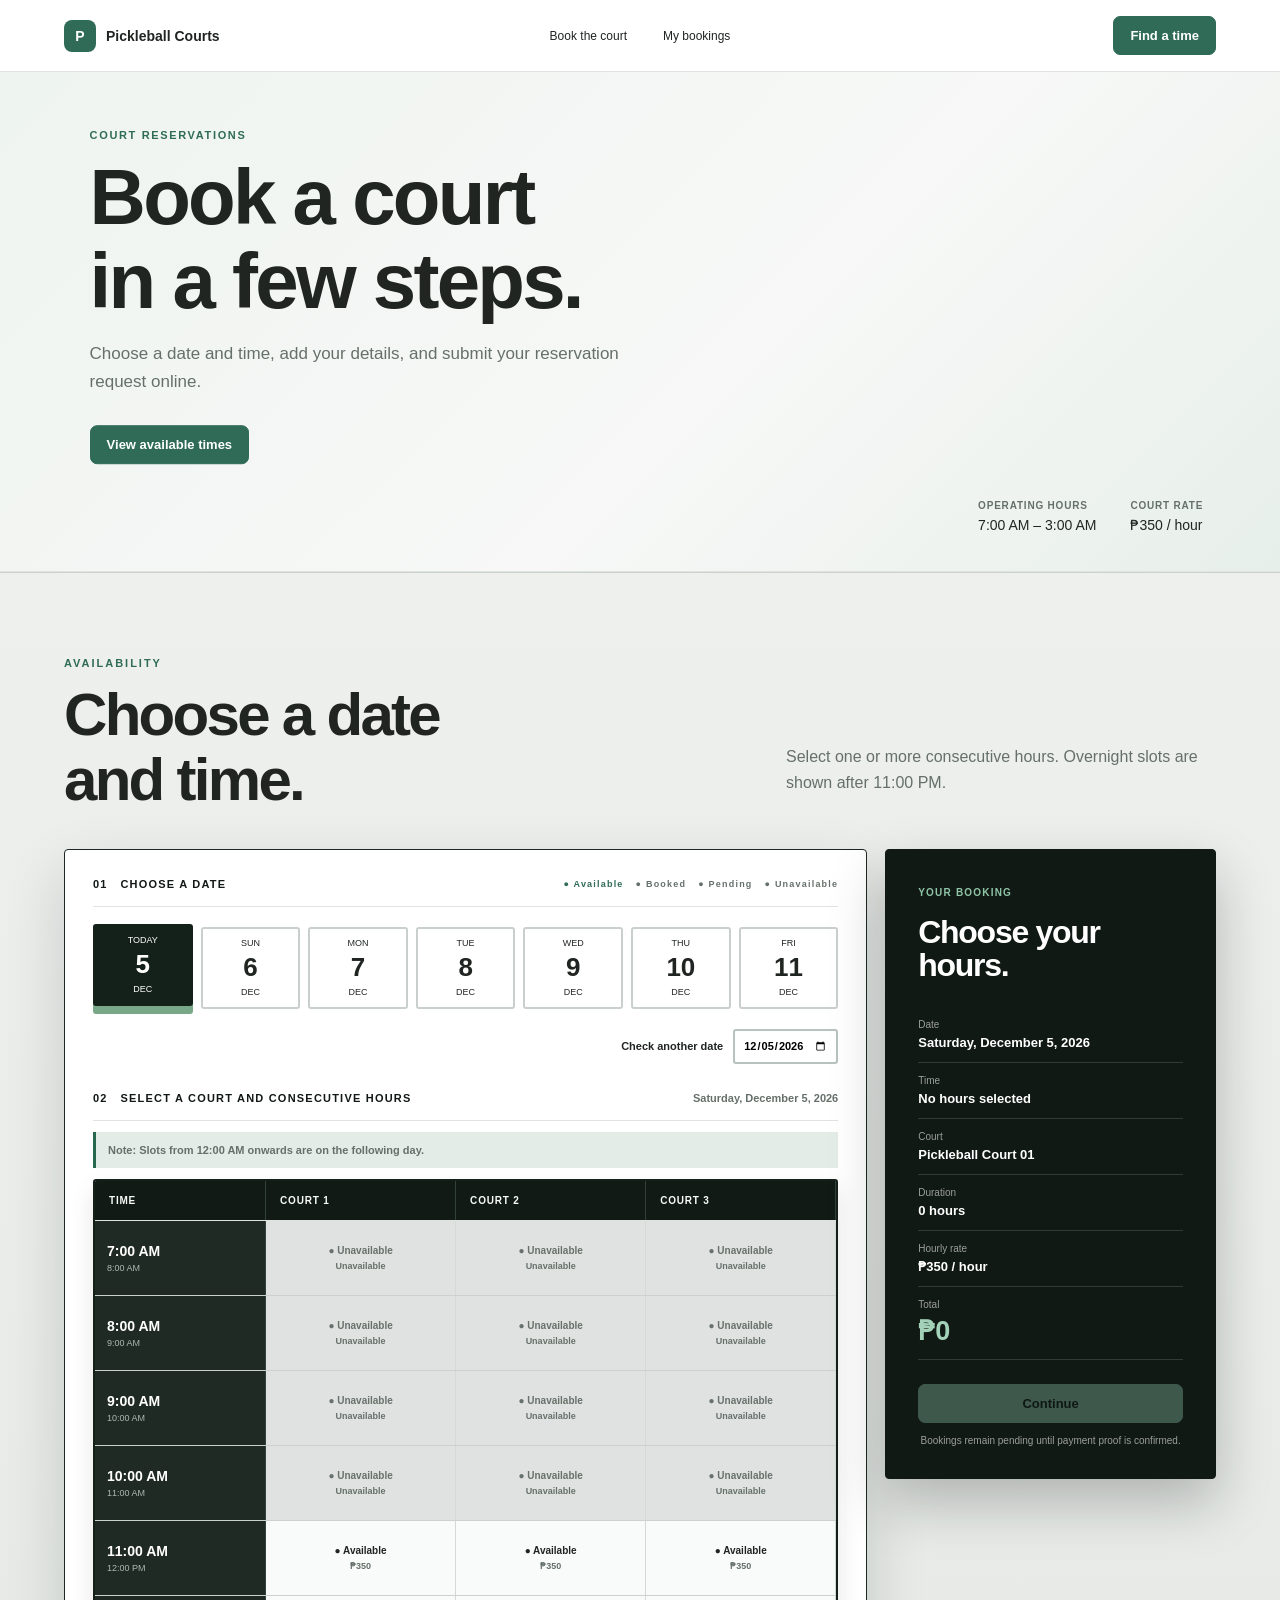
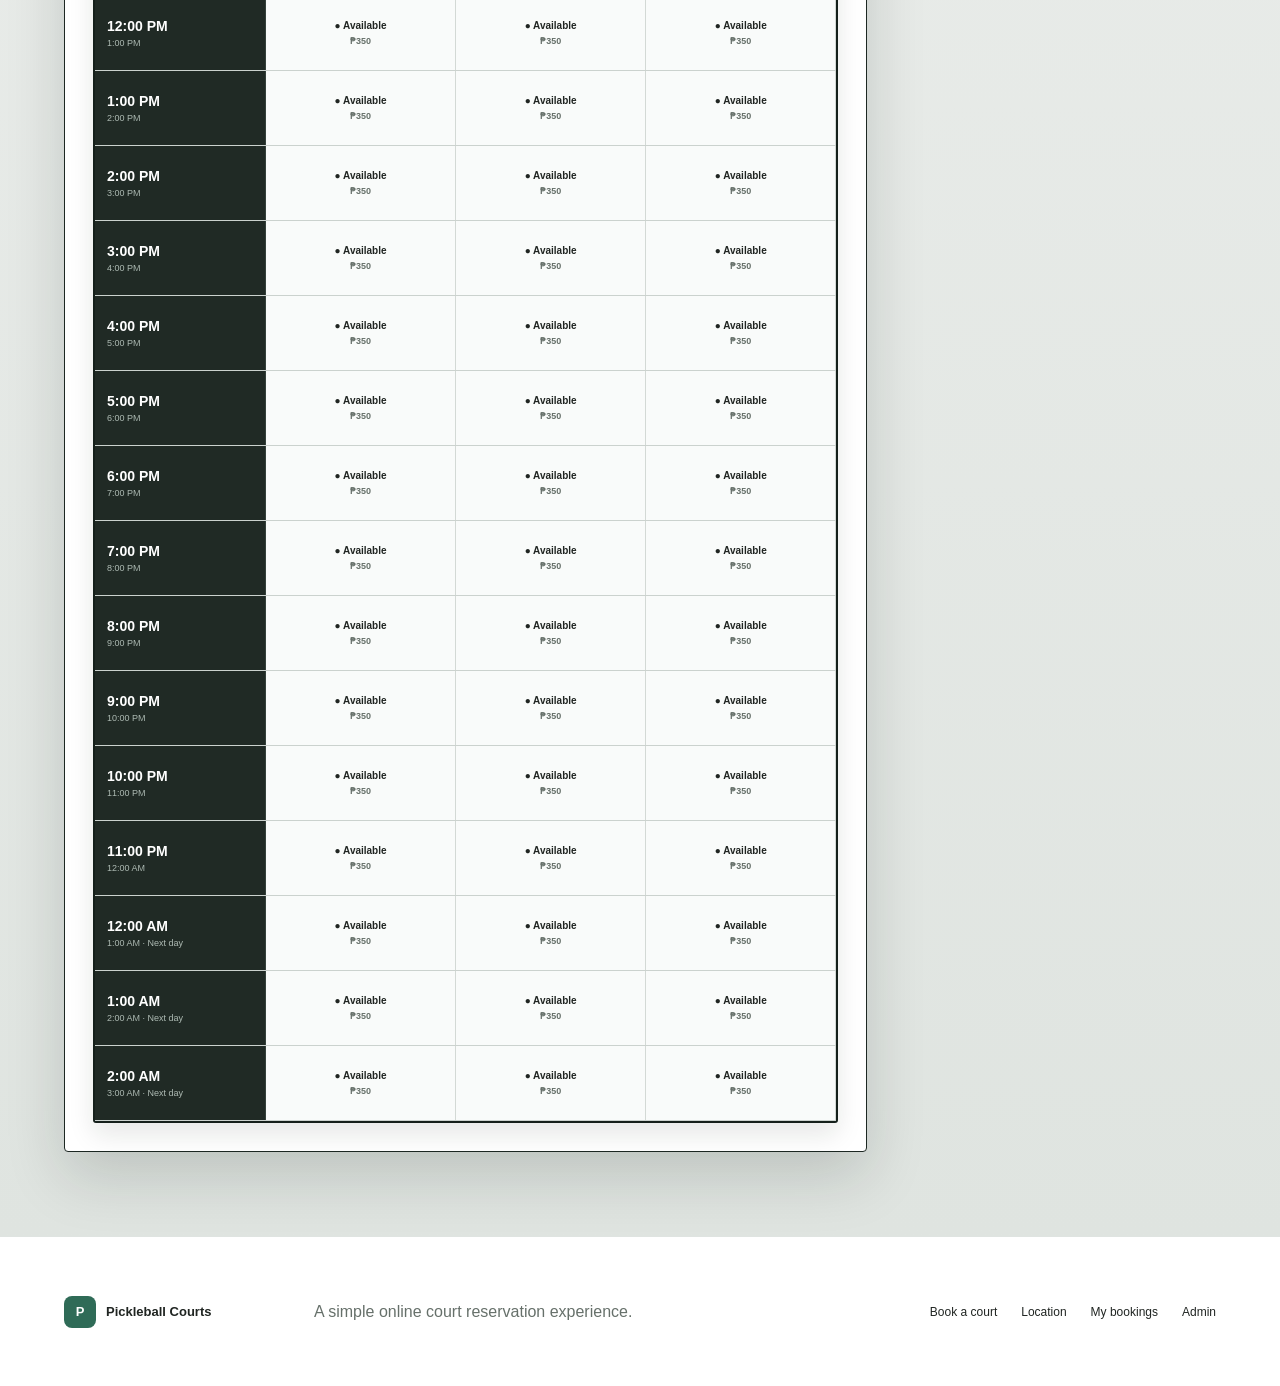
<file: index.html>
<!doctype html>
<html lang="en">
<head>
  <meta charset="UTF-8">
  <meta name="viewport" content="width=device-width, initial-scale=1">
  <meta name="description" content="Pickleball court booking demo">
  <title>Pickleball Court Booking</title>
  <link rel="stylesheet" href="styles.css">
</head>
<body>
  <header class="site-header">
    <a class="brand" href="#top"><span class="brand-mark">P</span><span>Pickleball Courts</span></a>
    <nav><button data-scroll="reserve">Book the court</button><button id="show-bookings">My bookings</button></nav>
    <button class="lime-button" data-scroll="reserve">Find a time</button>
  </header>

  <main id="top">
    <section class="hero">
      <div class="hero-copy">
        <span class="eyebrow">COURT RESERVATIONS</span>
        <h1>Book a court<br>in a few steps.</h1>
        <p>Choose a date and time, add your details, and submit your reservation request online.</p>
        <button class="lime-button" data-scroll="reserve">View available times</button>
      </div>
      <div class="hero-facts"><span><b>OPERATING HOURS</b>7:00 AM – 3:00 AM</span><span><b>COURT RATE</b><i id="hero-rate">₱350 / hour</i></span></div>
    </section>

    <section class="booking-section" id="reserve">
      <div class="section-intro"><div><span class="eyebrow dark">AVAILABILITY</span><h2>Choose a date<br>and time.</h2></div><p>Select one or more consecutive hours. Overnight slots are shown after 11:00 PM.</p></div>
      <div class="booking-layout">
        <section class="availability-panel">
          <div class="panel-head"><strong>01 &nbsp; CHOOSE A DATE</strong><div class="legend"><span>● Available</span><span>● Booked</span><span>● Pending</span><span>● Unavailable</span></div></div>
          <div class="date-row" id="date-row"></div>
          <div class="calendar-picker"><label>Check another date <input id="date-picker" type="date"></label></div>
          <div class="slot-heading"><strong>02 &nbsp; SELECT A COURT AND CONSECUTIVE HOURS</strong><span id="schedule-date"></span></div>
          <p class="next-day-note"><b>Note:</b> Slots from <b>12:00 AM onwards</b> are on the following day.</p>
          <div id="preserved-note" class="preserved-note hidden"></div>
          <div class="slot-grid" id="slot-grid"></div>
        </section>

        <aside class="summary-card">
          <span>YOUR BOOKING</span><h3 id="summary-title">Choose your hours.</h3>
          <dl>
            <div><dt>Date</dt><dd id="summary-date">—</dd></div>
            <div><dt>Time</dt><dd id="summary-time">No hours selected</dd></div>
            <div><dt>Court</dt><dd id="summary-court">Pickleball Court 01</dd></div>
            <div><dt>Duration</dt><dd id="summary-duration">0 hours</dd></div>
            <div><dt>Hourly rate</dt><dd id="summary-rate">₱350 / hour</dd></div>
            <div class="total"><dt>Total</dt><dd id="summary-total">₱0</dd></div>
          </dl>
          <button id="continue-booking" class="lime-button full" disabled>Continue</button>
          <small>Bookings remain pending until payment proof is confirmed.</small>
        </aside>
      </div>
    </section>

    <section class="my-bookings hidden" id="bookings">
      <span class="eyebrow dark">MANAGE MY BOOKING</span><h2>Find your reservation.</h2><p>Enter the 11-digit mobile number used when the booking was submitted.</p>
      <form id="lookup-form" class="lookup-card"><label>Mobile number<input id="lookup-mobile" type="tel" inputmode="numeric" maxlength="11" pattern="[0-9]{11}" placeholder="09171234567" required></label><button class="lime-button">Look up</button></form>
      <p id="lookup-message"></p><div id="lookup-results" class="booking-results"></div>
    </section>
  </main>

  <footer><a class="brand footer-brand" href="#top"><span class="brand-mark">P</span><span>Pickleball Courts</span></a><p>A simple online court reservation experience.</p><nav><button data-scroll="reserve">Book a court</button><a href="#top">Location</a><button id="footer-bookings">My bookings</button><a href="admin.html">Admin</a></nav></footer>

  <div class="modal-backdrop hidden" id="booking-modal">
    <section class="modal" role="dialog" aria-modal="true" aria-labelledby="modal-title">
      <button class="modal-close" id="close-modal" aria-label="Close">×</button>
      <div class="steps"><span id="step-1-label">1 Details</span><span id="step-2-label">2 Payment</span><span id="step-3-label">3 Received</span></div>
      <div id="checkout-content"></div>
    </section>
  </div>
  <script src="script.js"></script>
</body>
</html>
</file>
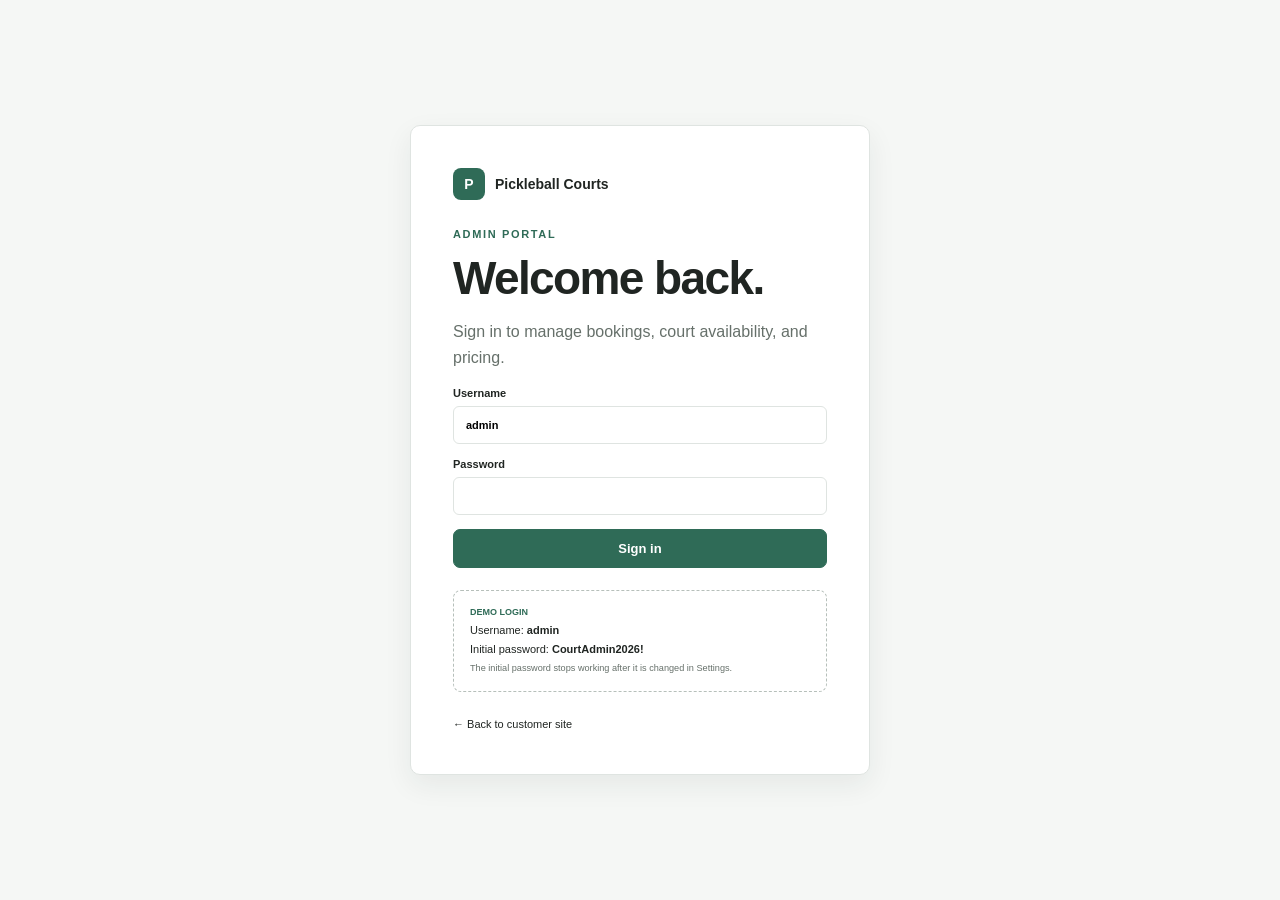
<file: admin.html>
<!doctype html>
<html lang="en">
<head>
  <meta charset="UTF-8"><meta name="viewport" content="width=device-width, initial-scale=1">
  <title>Pickleball Booking Admin</title><link rel="stylesheet" href="styles.css">
</head>
<body class="admin-body">
  <main id="admin-login" class="admin-login-shell">
    <section class="admin-login-card">
      <a class="brand" href="index.html"><span class="brand-mark">P</span><span>Pickleball Courts</span></a><span class="eyebrow dark">ADMIN PORTAL</span><h1>Welcome back.</h1><p>Sign in to manage bookings, court availability, and pricing.</p>
      <form id="login-form"><label>Username<input id="admin-username" value="admin" autocomplete="username" required></label><label>Password<input id="admin-password" type="password" autocomplete="current-password" required></label><p id="login-error" class="form-error hidden"></p><button class="lime-button full">Sign in</button></form>
      <aside class="demo-box"><b>DEMO LOGIN</b><span>Username: <strong>admin</strong></span><span>Initial password: <strong>CourtAdmin2026!</strong></span><small>The initial password stops working after it is changed in Settings.</small></aside>
      <a class="back-link" href="index.html">← Back to customer site</a>
    </section>
  </main>

  <main id="admin-app" class="admin-shell hidden">
    <aside class="admin-sidebar"><a class="brand" href="index.html"><span class="brand-mark">P</span><span>COURTS</span></a><nav id="admin-nav"></nav><div class="admin-user"><span>PA</span><div><b>Portal Admin</b><small>@admin</small></div></div></aside>
    <section class="admin-main"><header class="admin-topbar"><a href="index.html">← Customer site</a><button id="logout">Sign out</button></header><div id="admin-message" class="admin-message hidden"></div><div id="admin-content"></div></section>
  </main>
  <div class="modal-backdrop hidden" id="detail-modal"><section class="modal wide"><button class="modal-close" id="close-detail">×</button><div id="detail-content"></div></section></div>
  <script src="admin.js"></script>
</body>
</html>
</file>
<file: styles.css>
:root{--green:#2f6b57;--green-dark:#245343;--green-soft:#edf4f0;--ink:#202522;--muted:#66706a;--line:#dfe4e1;--surface:#fff;--bg:#f7f8f7;--danger:#a33c3c;--radius:10px;--shadow:0 10px 28px rgba(28,45,36,.07)}
*{box-sizing:border-box}html{scroll-behavior:smooth}body{margin:0;background:var(--bg);color:var(--ink);font-family:Inter,Arial,sans-serif}button,input,select{font:inherit}button,a{cursor:pointer}.hidden{display:none!important}
.site-header{position:sticky;top:0;z-index:30;height:72px;display:grid;grid-template-columns:1fr auto 1fr;align-items:center;padding:0 5vw;background:rgba(255,255,255,.96);border-bottom:1px solid var(--line)}
.brand{display:flex;align-items:center;gap:10px;color:var(--ink);font-size:14px;font-weight:700;text-decoration:none}.brand-mark{width:32px;height:32px;display:grid;place-items:center;border-radius:8px;background:var(--green);color:#fff;font-weight:700}.site-header nav{display:flex;gap:24px}.site-header nav button,.site-header .brand{border:0;background:none}.site-header nav button,footer nav>*{color:var(--ink);font-size:12px;border:0;background:none;text-decoration:none}.site-header>.lime-button{justify-self:end}
.lime-button{border:1px solid var(--green);border-radius:7px;background:var(--green);color:#fff;padding:11px 16px;font-size:13px;font-weight:650}.lime-button:hover{background:var(--green-dark)}.lime-button.full{width:100%}.lime-button:disabled{opacity:.45;cursor:not-allowed}
.hero{position:relative;min-height:620px;overflow:hidden;background:#30433a;color:#fff}.hero-photo{position:absolute;inset:0;width:100%;height:100%;object-fit:cover;object-position:center 35%;filter:saturate(.45) contrast(.92)}.hero-overlay{position:absolute;inset:0;background:linear-gradient(90deg,rgba(25,39,32,.78),rgba(25,39,32,.22)),linear-gradient(0deg,rgba(25,39,32,.34),transparent 55%)}.hero-copy{position:absolute;left:7vw;top:47%;transform:translateY(-50%);max-width:610px}.eyebrow{display:block;margin-bottom:14px;color:#dbe9e2;font-size:11px;letter-spacing:.15em;font-weight:700}.eyebrow.dark{color:var(--green)}.hero h1,.section-intro h2,.my-bookings h2,.admin-login-card h1,.admin-title h1{margin:0;font-weight:650;line-height:1.08;letter-spacing:-.035em}.hero h1{font-size:clamp(48px,6.5vw,78px)}.hero-copy p{max-width:520px;font-size:17px;line-height:1.65;color:rgba(255,255,255,.82)}.hero-copy .lime-button{margin-top:12px;background:#fff;border-color:#fff;color:var(--green-dark)}.hero-facts{position:absolute;right:6vw;bottom:38px;display:flex;gap:34px}.hero-facts span{display:grid;gap:6px;font-size:14px}.hero-facts b{font-size:10px;letter-spacing:.08em;color:rgba(255,255,255,.7)}.hero-facts i{font-style:normal}
.booking-section{padding:84px 5vw}.section-intro{display:flex;justify-content:space-between;align-items:end;gap:44px;margin-bottom:36px}.section-intro h2,.my-bookings h2{font-size:clamp(38px,5vw,60px)}.section-intro h2 em{font-style:normal;color:var(--green)}.section-intro>p{max-width:430px;color:var(--muted);line-height:1.65}.booking-layout{display:grid;grid-template-columns:minmax(0,1.7fr) minmax(300px,.7fr);gap:20px}.availability-panel,.summary-card,.lookup-card,.booking-ticket,.modal,.admin-login-card,.stat,.admin-panel,.admin-control{background:var(--surface);border:1px solid var(--line);border-radius:var(--radius);box-shadow:var(--shadow)}.availability-panel{padding:28px}.panel-head,.slot-heading{display:flex;align-items:center;justify-content:space-between;gap:20px;padding-bottom:16px;border-bottom:1px solid var(--line);font-size:11px;letter-spacing:.06em}.legend{display:flex;gap:12px;color:var(--muted);font-size:9px}.legend span:first-child{color:var(--green)}.date-row{display:grid;grid-template-columns:repeat(7,1fr);gap:8px;margin:20px 0}.date-card{min-height:82px;border:1px solid var(--line);border-radius:8px;background:#fff;color:var(--ink);display:grid;place-content:center;text-align:center}.date-card span,.date-card small{font-size:9px}.date-card strong{font-size:23px;margin:4px 0}.date-card.selected{background:var(--green);color:#fff;border-color:var(--green)}.calendar-picker{display:flex;justify-content:flex-end;margin-bottom:20px}.calendar-picker label{display:flex;align-items:center;gap:10px;font-size:11px;font-weight:650}.calendar-picker input{border:1px solid var(--line);border-radius:6px;padding:8px}.slot-heading{padding-top:8px}.slot-heading span{color:var(--muted);letter-spacing:0}.next-day-note,.preserved-note{padding:10px 12px;border-left:3px solid var(--green);background:var(--green-soft);color:var(--muted);font-size:11px;line-height:1.5}.slot-grid{border:1px solid var(--line);border-bottom:0;border-radius:8px;overflow:hidden}.slot-row{width:100%;min-height:60px;display:grid;grid-template-columns:1.1fr .8fr 80px;align-items:center;border:0;border-bottom:1px solid var(--line);padding:8px 16px;background:#fff;color:var(--ink);text-align:left}.slot-row.available:hover,.slot-row.selected{background:var(--green-soft);box-shadow:inset 3px 0 var(--green)}.slot-row.unavailable,.slot-row.booked,.slot-row.pending{background:#f4f5f4}.slot-time{font-size:15px;font-weight:650}.slot-time small{display:block;margin-top:4px;color:var(--green);font-size:8px;text-transform:uppercase}.slot-status{font-size:10px;text-transform:capitalize}.slot-action{text-align:right;font-size:10px;font-weight:650}
.summary-card{align-self:start;padding:32px;position:sticky;top:92px}.summary-card>span{color:var(--green);font-size:10px;letter-spacing:.12em;font-weight:700}.summary-card h3{font-size:32px;line-height:1.05;margin:16px 0 24px}.summary-card dl{margin:0 0 24px}.summary-card dl div{padding:12px 0;border-bottom:1px solid var(--line)}.summary-card dt{color:var(--muted);font-size:10px;margin-bottom:5px}.summary-card dd{margin:0;font-weight:650;font-size:13px}.summary-card .total dd{font-size:27px;color:var(--green)}.summary-card>small{display:block;margin-top:12px;text-align:center;color:var(--muted);font-size:10px}
.my-bookings{padding:84px 5vw;min-height:70vh}.my-bookings>p{color:var(--muted)}.lookup-card{display:flex;gap:14px;max-width:800px;margin:32px 0 22px;padding:22px}.lookup-card label{flex:1;display:grid;gap:8px;font-size:11px;font-weight:650}.lookup-card input{width:100%;border:1px solid var(--line);border-radius:6px;padding:12px;font-size:15px}.booking-results{display:grid;gap:12px;max-width:980px}.booking-ticket{display:grid;grid-template-columns:130px 1fr 220px;overflow:hidden}.ticket-date{display:grid;place-content:center;text-align:center;background:var(--green-soft);padding:20px}.ticket-date strong{font-size:36px}.ticket-main,.ticket-ref{padding:22px}.ticket-main h3{font-size:24px;margin:10px 0}.ticket-main p,.ticket-ref{color:var(--muted);font-size:11px}.ticket-ref{border-left:1px dashed var(--line);display:grid;align-content:center;gap:8px}.ticket-ref strong{color:var(--ink)}.status-pill{display:inline-block;width:max-content;padding:5px 8px;border-radius:999px;background:#f7edda;color:#865b14;font-size:8px;text-transform:uppercase;font-weight:700}.status-pill.confirmed{background:#e7f1ec;color:var(--green-dark)}.status-pill.completed{background:#e9edf1;color:#405566}
footer{min-height:150px;display:grid;grid-template-columns:220px 1fr auto;align-items:center;gap:30px;padding:30px 5vw;background:#fff;border-top:1px solid var(--line)}footer p{color:var(--muted)}footer nav{display:flex;gap:18px;align-items:center}.footer-brand{font-size:13px}
.modal-backdrop{position:fixed;inset:0;z-index:80;display:grid;place-items:center;padding:20px;background:rgba(25,35,30,.68);backdrop-filter:blur(5px)}.modal{position:relative;width:min(560px,100%);max-height:92vh;overflow:auto;padding:34px}.modal.wide{width:min(1050px,100%)}.modal-close{position:absolute;right:18px;top:14px;border:0;background:none;color:var(--ink);font-size:27px}.steps{display:flex;gap:20px;padding-bottom:16px;border-bottom:1px solid var(--line);font-size:10px}.steps .active{color:var(--green);font-weight:700}.modal h2{font-size:34px;margin:20px 0 8px}.modal p{color:var(--muted);line-height:1.6}.field{display:grid;gap:7px;margin:14px 0;font-size:11px;font-weight:650}.field input,.field select{width:100%;border:1px solid var(--line);border-radius:6px;background:#fff;padding:12px}.check{display:flex;align-items:flex-start;gap:10px;margin:18px 0;color:var(--muted);font-size:11px}.form-error{padding:10px 12px;border-left:3px solid var(--danger);background:#f8e8e8;color:#8b2c2c!important;font-size:11px}.payment-box,.reference-box{display:grid;gap:6px;padding:18px;border-radius:8px;background:var(--green-soft);margin:18px 0}.payment-box strong,.reference-box strong{font-size:30px;color:var(--green-dark)}.received-list{display:grid;gap:10px;margin:20px 0}.received-list div{display:grid;grid-template-columns:30px 1fr;gap:10px;padding:12px;background:#f6f7f6}.received-list b{color:var(--green)}.received-list span{display:grid;gap:3px;font-size:11px;color:var(--muted)}.received-list strong{color:var(--ink)}
.admin-body{background:#f5f7f5}.admin-login-shell{min-height:100vh;display:grid;place-items:center;padding:25px}.admin-login-card{width:min(460px,100%);padding:42px}.admin-login-card>.brand{margin-bottom:28px}.admin-login-card h1{font-size:46px;margin:10px 0}.admin-login-card>p{color:var(--muted);line-height:1.6}.admin-login-card form,.password-form{display:grid;gap:14px}.admin-login-card form label,.password-form label{display:grid;gap:7px;font-size:11px;font-weight:650}.admin-login-card input,.password-form input,.admin-control input{border:1px solid var(--line);border-radius:6px;background:#fff;padding:12px}.demo-box{display:grid;gap:7px;margin:22px 0;padding:16px;border:1px dashed #b6bfba;border-radius:8px;font-size:11px}.demo-box>b{color:var(--green);font-size:9px}.demo-box small{color:var(--muted);line-height:1.5}.back-link{color:var(--ink);font-size:11px;text-decoration:none}.admin-shell{min-height:100vh;display:grid;grid-template-columns:230px 1fr}.admin-sidebar{position:sticky;top:0;height:100vh;display:flex;flex-direction:column;padding:24px 18px;background:#fff;border-right:1px solid var(--line)}.admin-sidebar>a{color:var(--ink);text-decoration:none}.admin-sidebar nav{display:grid;gap:4px;margin-top:30px}.admin-sidebar nav button{border:0;border-radius:7px;background:none;color:var(--muted);padding:11px 13px;text-align:left;font-size:11px;font-weight:650}.admin-sidebar nav button.active{background:var(--green-soft);color:var(--green-dark)}.admin-user{margin-top:auto;display:flex;align-items:center;gap:10px}.admin-user>span{width:36px;height:36px;display:grid;place-items:center;border-radius:50%;background:var(--green-soft);color:var(--green-dark);font-size:10px;font-weight:700}.admin-user div{display:grid}.admin-user small{color:var(--muted)}.admin-main{padding:0 4vw 70px}.admin-topbar{height:68px;display:flex;justify-content:space-between;align-items:center;border-bottom:1px solid var(--line)}.admin-topbar a,.admin-topbar button{border:0;background:none;color:var(--ink);text-decoration:none;font-size:11px;font-weight:650}.admin-title{padding:44px 0 26px}.admin-title span{color:var(--green);font-size:10px;letter-spacing:.1em;font-weight:700}.admin-title h1{font-size:48px;margin:8px 0}.admin-title p{color:var(--muted)}.admin-message{margin-top:16px;padding:12px 14px;border-radius:7px;background:var(--green);color:#fff;font-size:11px}.admin-stats{display:grid;grid-template-columns:repeat(4,1fr);gap:12px}.stat,.admin-panel{padding:22px}.stat{display:grid;min-height:130px}.stat span{color:var(--muted);font-size:10px}.stat strong{font-size:32px}.stat small{color:var(--muted)}.admin-panel{margin-top:14px}.admin-panel-head,.admin-control{display:flex;align-items:center;justify-content:space-between;gap:18px;padding-bottom:16px;border-bottom:1px solid var(--line)}.admin-panel-head h2{font-size:22px;margin:0}.admin-control{padding:13px 18px}.admin-booking{display:grid;grid-template-columns:1.2fr 1fr .8fr auto;align-items:center;gap:15px;padding:16px 0;border-bottom:1px solid var(--line);font-size:11px}.admin-booking>div{display:grid;gap:5px}.admin-booking small{color:var(--muted)}.admin-actions{display:flex!important;grid-auto-flow:column;gap:6px!important}.admin-actions button,.admin-actions-slot button{border:1px solid var(--green);border-radius:6px;background:var(--green);color:#fff;padding:8px;font-size:9px}.admin-actions .danger,.admin-actions-slot .danger{background:#fff;color:var(--danger);border-color:var(--danger)}.admin-slots{border:1px solid var(--line);border-bottom:0;border-radius:7px;overflow:hidden;margin-top:15px}.admin-slot{min-height:60px;display:grid;grid-template-columns:1fr 110px 240px;align-items:center;gap:12px;padding:9px 14px;border-bottom:1px solid var(--line)}.admin-slot>span{display:grid}.admin-slot>span small{color:var(--green);font-size:8px}.admin-slot>b{font-size:10px}.admin-actions-slot{display:flex;justify-content:flex-end;gap:6px}.admin-actions-slot .secondary{background:#fff;color:var(--green)}.settings-panel{max-width:650px}.settings-panel dl div{display:grid;grid-template-columns:100px 1fr;padding:10px 0;border-top:1px solid var(--line)}.settings-panel dt{color:var(--muted);font-size:10px}.settings-panel dd{margin:0;font-weight:700}.password-form{margin-top:20px;padding-top:20px;border-top:1px solid var(--line)}.proof-preview{max-width:100%;max-height:420px;object-fit:contain;border:1px solid var(--line)}
@media(max-width:900px){.site-header{grid-template-columns:1fr auto}.site-header nav{display:none}.hero-copy{left:6vw;right:6vw}.hero-facts{left:6vw;right:auto}.section-intro{align-items:start;flex-direction:column}.booking-layout{grid-template-columns:1fr}.summary-card{position:static}.date-row{display:flex;overflow:auto}.date-card{min-width:78px}.booking-ticket{grid-template-columns:110px 1fr}.ticket-ref{grid-column:1/-1;border-left:0;border-top:1px dashed var(--line)}footer{grid-template-columns:1fr auto}footer p{display:none}.admin-shell{grid-template-columns:82px 1fr}.admin-sidebar{padding:18px 8px}.admin-sidebar .brand>span:last-child,.admin-user div{display:none}.admin-sidebar nav button{padding:11px 6px;font-size:9px}.admin-stats{grid-template-columns:repeat(2,1fr)}.admin-booking{grid-template-columns:1fr 1fr}.admin-actions{grid-column:1/-1}.admin-slot{grid-template-columns:1fr 90px 190px}}
@media(max-width:600px){.site-header{height:66px;padding:0 16px}.site-header>.lime-button{padding:9px 12px}.hero{min-height:610px}.hero h1{font-size:48px}.hero-facts{bottom:24px;gap:20px}.booking-section,.my-bookings{padding:64px 16px}.availability-panel{padding:20px 13px}.legend,.slot-heading span{display:none}.slot-row{grid-template-columns:1fr 110px;padding:8px 12px}.slot-action{display:none}.lookup-card{flex-direction:column;padding:18px}.booking-ticket{grid-template-columns:92px 1fr}footer{display:flex;flex-direction:column;align-items:flex-start}footer nav{flex-wrap:wrap}.modal{padding:30px 20px}.admin-login-card{padding:32px 25px}.admin-main{padding:0 16px 50px}.admin-stats{grid-template-columns:1fr}.admin-title h1{font-size:39px}.admin-booking{grid-template-columns:1fr}.admin-slot{grid-template-columns:1fr 70px}.admin-actions-slot{grid-column:1/-1;justify-content:flex-start}}

/* Neutral presentation hero: intentionally image-free and easy to rebrand. */
.hero{min-height:500px;background:linear-gradient(135deg,#eef4f0 0%,#f7f8f7 58%,#e7efea 100%);color:var(--ink);border-bottom:1px solid var(--line)}
.hero-copy{top:45%;max-width:680px}.hero .eyebrow{color:var(--green)}.hero-copy p{color:var(--muted);max-width:560px}.hero-copy .lime-button{background:var(--green);border-color:var(--green);color:#fff}.hero-copy .lime-button:hover{background:var(--green-dark)}
.hero-facts{color:var(--ink)}.hero-facts b{color:var(--muted)}
@media(max-width:600px){.hero{min-height:560px}.hero-copy{top:42%}.hero-facts{display:grid;gap:12px}}

.qr-options{display:grid;grid-template-columns:1fr 1fr;gap:12px;margin:16px 0 8px}.qr-card{padding:12px;border:1px solid var(--line);border-radius:8px;background:#fff}.qr-card>span{display:block;margin-bottom:9px;color:var(--ink);font-size:11px;font-weight:700}.qr-placeholder{aspect-ratio:1;display:grid;place-content:center;gap:6px;text-align:center;border:1px dashed #aebbb4;border-radius:6px;background:#f7f9f8;color:var(--green)}.qr-placeholder b{font-size:24px}.qr-placeholder small{color:var(--muted);font-size:9px}.qr-note{margin:0 0 14px!important;font-size:10px;line-height:1.45!important}@media(max-width:430px){.qr-options{grid-template-columns:1fr}.qr-placeholder{aspect-ratio:1.5}}

.court-picker{display:flex;align-items:center;justify-content:space-between;gap:18px;padding-bottom:18px;margin-bottom:18px;border-bottom:1px solid var(--line);font-size:11px;letter-spacing:.06em}.court-tabs,.admin-court-tabs{display:flex;gap:8px}.court-tabs button,.admin-court-tabs button{min-width:86px;padding:10px 14px;border:1px solid var(--line);border-radius:7px;background:#fff;color:var(--muted);font-size:11px;font-weight:650}.court-tabs button:hover,.admin-court-tabs button:hover{border-color:var(--green)}.court-tabs button.selected,.admin-court-tabs button.active{border-color:var(--green);background:var(--green);color:#fff}.admin-court-tabs{margin-bottom:14px}.admin-court-tabs button{min-width:110px}@media(max-width:600px){.court-picker{align-items:flex-start;flex-direction:column}.court-tabs{width:100%}.court-tabs button{flex:1;min-width:0;padding:10px 7px}.admin-court-tabs{overflow:auto}.admin-court-tabs button{min-width:92px}}

.slot-grid{overflow-x:auto}.slot-matrix-head,.slot-matrix-row,.admin-matrix-head,.admin-matrix-row{display:grid;grid-template-columns:minmax(125px,1.15fr) repeat(3,minmax(118px,1fr))}.slot-matrix-head,.admin-matrix-head{background:#f4f6f5;border-bottom:1px solid var(--line);color:var(--muted);font-size:10px;font-weight:700;text-transform:uppercase}.slot-matrix-head span,.admin-matrix-head span{padding:12px;border-right:1px solid var(--line)}.slot-matrix-row,.admin-matrix-row{border-bottom:1px solid var(--line)}.matrix-time{display:grid;align-content:center;gap:4px;padding:12px;border-right:1px solid var(--line);background:#fbfcfb}.matrix-time strong{font-size:13px}.matrix-time small{color:var(--muted);font-size:9px}.court-slot{min-height:68px;display:grid;place-content:center;gap:5px;border:0;border-right:1px solid var(--line);background:#fff;color:var(--ink);text-align:center}.court-slot .slot-status{font-size:10px;font-weight:700}.court-slot small{color:var(--muted);font-size:9px;text-transform:capitalize}.court-slot.available:hover,.court-slot.selected{background:var(--green-soft);box-shadow:inset 0 3px var(--green)}.court-slot.selected{color:var(--green-dark)}.court-slot.booked,.court-slot.pending,.court-slot.unavailable{background:#f4f5f4}.court-slot.booked{color:#7d4e36}.court-slot.pending{color:#8a650f}.court-slot:disabled{cursor:not-allowed}.admin-matrix{overflow-x:auto;border:1px solid var(--line);border-radius:7px}.admin-court-cell{min-height:84px;display:grid;align-content:center;gap:8px;padding:8px;border-right:1px solid var(--line);background:#fff}.admin-court-cell>b{font-size:9px;text-transform:uppercase;color:var(--muted)}.admin-court-cell.available{background:#fbfdfc}.admin-court-cell.pending{background:#fff9eb}.admin-court-cell.booked{background:#f8f3ef}.admin-court-cell.unavailable{background:#f3f4f3}.admin-court-cell .admin-actions-slot{justify-content:flex-start;flex-wrap:wrap}.admin-court-cell .admin-actions-slot button{padding:6px 7px;font-size:8px}@media(max-width:700px){.slot-matrix-head,.slot-matrix-row,.admin-matrix-head,.admin-matrix-row{min-width:640px}}

/* Strong booking-calendar direction */
.booking-section{background:linear-gradient(180deg,#eef0ee 0%,#dfe4e0 100%);border-top:1px solid #cbd2cd}.section-intro h2{font-weight:850;letter-spacing:-.045em}.section-intro .eyebrow{font-weight:850;letter-spacing:.18em}.booking-layout{gap:18px}.availability-panel{border:1px solid #1d2823;border-radius:4px;box-shadow:0 24px 60px rgba(14,24,19,.16)}.panel-head,.slot-heading{font-weight:850;letter-spacing:.11em}.panel-head strong,.slot-heading strong{color:#111815}.date-card{border:2px solid #c9d0cc;border-radius:3px;transition:transform .2s ease,border-color .2s ease,box-shadow .2s ease}.date-card:hover{transform:translateY(-4px);border-color:#1f5a45;box-shadow:0 9px 18px rgba(18,32,25,.13)}.date-card.selected{background:#14211b;border-color:#14211b;box-shadow:0 8px 0 #79a888;transform:translateY(-3px)}.date-card strong{font-size:26px;font-weight:850}.calendar-picker input{border:2px solid #b9c3bd;border-radius:3px;font-weight:700}.slot-grid{border:2px solid #15201b;border-radius:3px;background:#fff;box-shadow:0 12px 26px rgba(16,26,21,.1)}.slot-matrix-head{background:#121a16;color:#f7faf8;font-weight:850;letter-spacing:.08em}.slot-matrix-head span{padding:14px;border-color:#314039}.slot-matrix-row{border-color:#cbd2ce}.slot-matrix-row .matrix-time{background:#202a25;color:#fff;border-color:#35423c}.slot-matrix-row .matrix-time strong{font-size:14px;font-weight:850}.slot-matrix-row .matrix-time small{color:#aebbb4}.court-slot{position:relative;min-height:74px;border-color:#d3d9d5;font-weight:750;transition:transform .16s ease,box-shadow .16s ease,background .16s ease,color .16s ease}.court-slot.available{background:#f9fbfa}.court-slot.available:hover{z-index:2;transform:scale(1.045);background:#dce9e2;box-shadow:0 10px 24px rgba(14,33,24,.2),inset 0 4px #28684f}.court-slot.available:active{transform:scale(.98)}.court-slot.selected{z-index:3;background:#183c2e;color:#fff;box-shadow:inset 0 0 0 3px #73aa8e,0 8px 20px rgba(12,45,31,.28);animation:selectedPulse 1.8s ease-in-out infinite}.court-slot.selected small{color:#d7e8df}.court-slot.booked{background:repeating-linear-gradient(135deg,#ddd6d1,#ddd6d1 8px,#e7e1dd 8px,#e7e1dd 16px);color:#67422e}.court-slot.pending{background:#f1e6c9;color:#76530b}.court-slot.unavailable{background:#dfe2e0;color:#68716c}.summary-card{background:#111915;color:#fff;border:1px solid #111915;border-radius:4px;box-shadow:0 24px 54px rgba(10,18,14,.25)}.summary-card>span{color:#8fc4a6;font-weight:850}.summary-card h3{font-weight:850;letter-spacing:-.04em}.summary-card dl div{border-color:rgba(255,255,255,.14)}.summary-card dt,.summary-card>small{color:rgba(255,255,255,.58)}.summary-card dd{color:#fff}.summary-card .total dd{color:#a3d2b8;font-weight:850}.summary-card .lime-button{background:#75a98e;border-color:#75a98e;color:#0f1713;font-weight:850;transition:transform .18s ease,background .18s ease,box-shadow .18s ease}.summary-card .lime-button:not(:disabled):hover{transform:translateY(-3px);background:#91c2a7;box-shadow:0 10px 24px rgba(117,169,142,.28)}.summary-card .lime-button:not(:disabled):active{transform:translateY(0) scale(.98)}.next-day-note,.preserved-note{border-color:#28684f;background:#e4ece7;font-weight:650}@keyframes scheduleEnter{from{opacity:0;transform:translateY(14px)}to{opacity:1;transform:translateY(0)}}@keyframes selectedPulse{0%,100%{box-shadow:inset 0 0 0 3px #73aa8e,0 8px 20px rgba(12,45,31,.25)}50%{box-shadow:inset 0 0 0 3px #9bd0b5,0 11px 28px rgba(12,60,38,.4)}}.slot-grid.is-refreshing .slot-matrix-row{opacity:0;animation:scheduleEnter .38s cubic-bezier(.2,.8,.2,1) forwards;animation-delay:calc(var(--row-index) * 22ms)}@media(prefers-reduced-motion:reduce){.date-card,.court-slot,.summary-card .lime-button{transition:none}.court-slot.selected,.slot-grid.is-refreshing .slot-matrix-row{animation:none;opacity:1}}@media(max-width:700px){.booking-section{padding-left:12px;padding-right:12px}.availability-panel{padding:18px 10px}.court-slot.available:hover{transform:none}.summary-card{border-radius:3px}}

/* Keep the full four-column schedule visible without a horizontal scrollbar. */
.slot-grid,.admin-matrix{overflow-x:hidden}.slot-matrix-head,.slot-matrix-row,.admin-matrix-head,.admin-matrix-row{grid-template-columns:minmax(72px,.9fr) repeat(3,minmax(0,1fr));min-width:0!important}.slot-matrix-head span,.admin-matrix-head span,.matrix-time,.court-slot,.admin-court-cell{min-width:0}.court-slot .slot-status,.court-slot small{overflow-wrap:anywhere}.admin-actions-slot button{max-width:100%}@media(max-width:600px){.slot-matrix-head span,.admin-matrix-head span{padding:10px 4px;font-size:8px}.slot-matrix-row .matrix-time,.admin-matrix-row .matrix-time{padding:9px 5px}.slot-matrix-row .matrix-time strong,.admin-matrix-row .matrix-time strong{font-size:10px}.matrix-time small{font-size:7px}.court-slot{min-height:64px;padding:5px 2px}.court-slot .slot-status{font-size:8px}.court-slot small{font-size:8px}.admin-court-cell{padding:6px 3px}.admin-court-cell .admin-actions-slot button{padding:5px 3px;font-size:7px}}

/* Slot clicks update in place; selected cells remain steady without pulsing. */
.court-slot.selected{animation:none}
</file>
